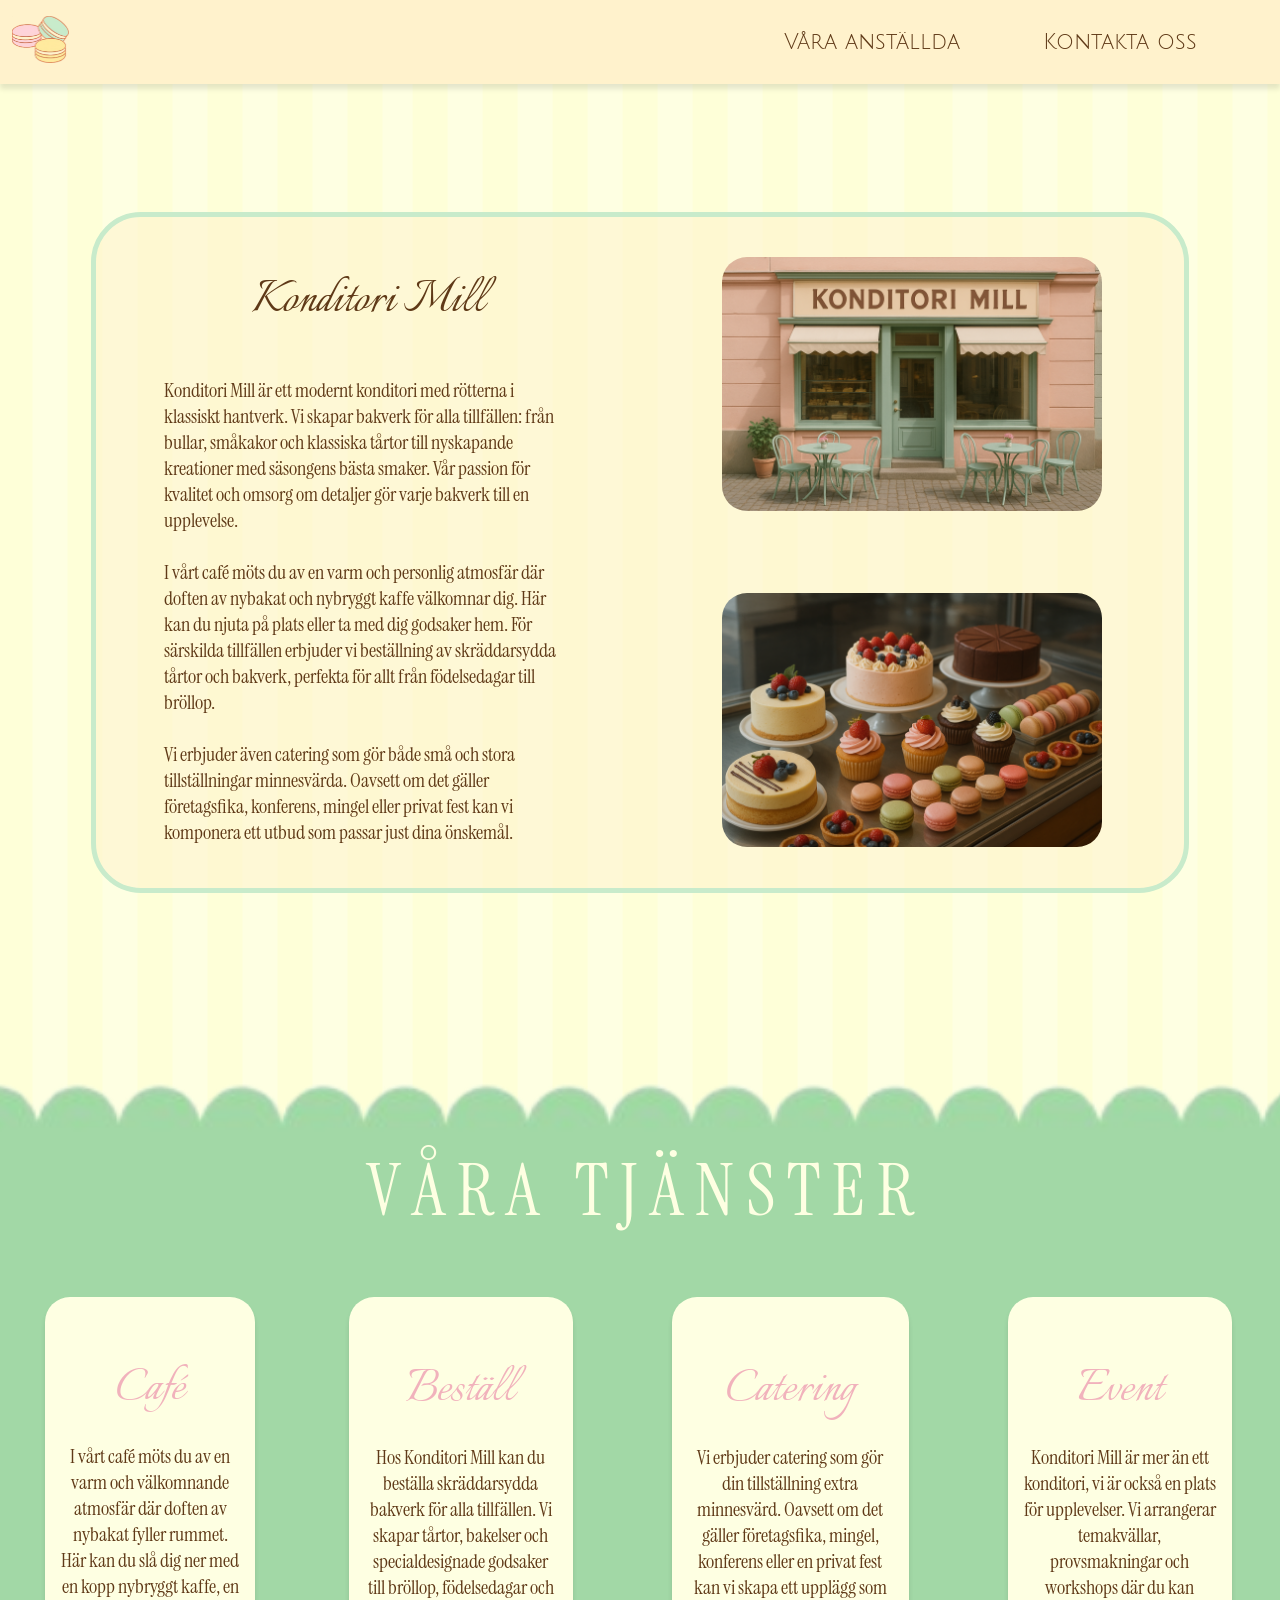
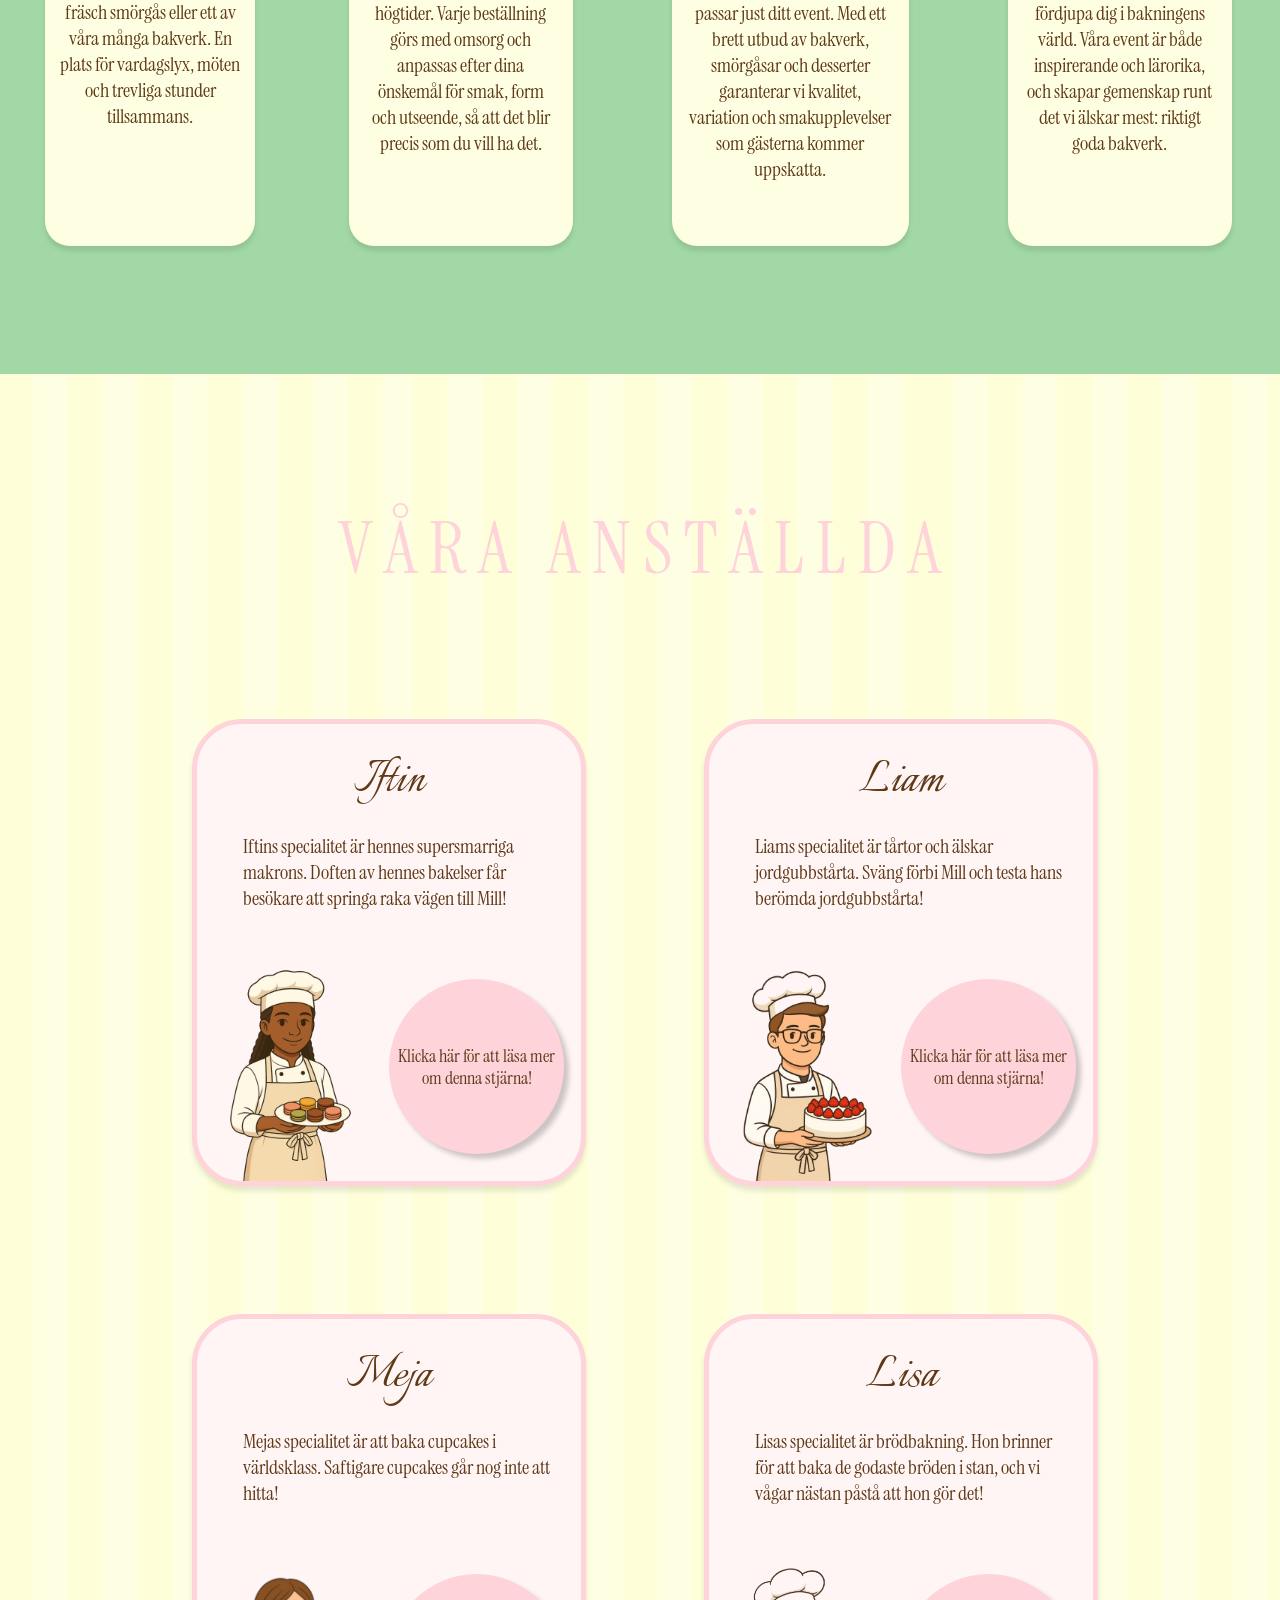
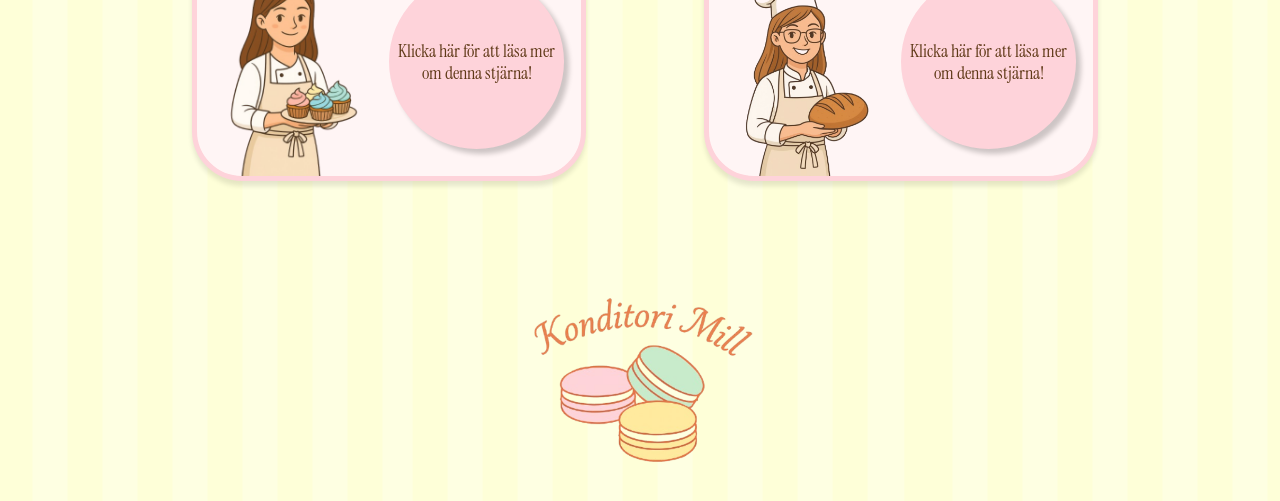
<file: index.html>
<!DOCTYPE html>
<html lang="sv">
<head>
    <meta charset="UTF-8">
    <meta name="viewport" content="width=device-width, initial-scale=1.0">
    <title>Konditori Mill</title>
    <link rel="stylesheet" href="style.css">
    <script src="script.js" defer></script>
    <link href="https://fonts.googleapis.com/css2?family=DM+Sans:ital,opsz,wght@0,9..40,100..1000;1,9..40,100..1000&family=Julius+Sans+One&family=Lora:ital,wght@0,400..700;1,400..700&family=Quicksand:wght@300..700&family=Raleway:ital,wght@0,100..900;1,100..900&family=Roboto:ital,wght@0,100..900;1,100..900&family=Story+Script&display=swap" rel="stylesheet"> <!--Meny-font-->
    <link href="https://fonts.googleapis.com/css2?family=DM+Sans:ital,opsz,wght@0,9..40,100..1000;1,9..40,100..1000&family=Italianno&family=Julius+Sans+One&family=Lora:ital,wght@0,400..700;1,400..700&family=Quicksand:wght@300..700&family=Raleway:ital,wght@0,100..900;1,100..900&family=Roboto:ital,wght@0,100..900;1,100..900&family=Story+Script&display=swap" rel="stylesheet"> <!--Rubriker-->
    <link href="https://fonts.googleapis.com/css2?family=DM+Sans:ital,opsz,wght@0,9..40,100..1000;1,9..40,100..1000&family=Instrument+Serif:ital@0;1&family=Italianno&family=Julius+Sans+One&family=Lora:ital,wght@0,400..700;1,400..700&family=Quicksand:wght@300..700&family=Raleway:ital,wght@0,100..900;1,100..900&family=Roboto:ital,wght@0,100..900;1,100..900&family=Story+Script&display=swap" rel="stylesheet"> <!--Brödtext-->
</head>
<body>
    <header>
        <div id="menu-small-screen">
            <input type="checkbox" id="menu-toggle">
            <label for="menu-toggle" id="menuIcon">&#9776;</label>
            <ul id="menu">
                <li><a href="index.html">Startsida</a></li>
                <li><a href="#employees">Våra anställda</a></li>
                <li><a href="contact.html">Kontakta oss</a></li>
            </ul>
        </div>
        <div id="menu-large-screen">
            <div class="item1">
                <a href="index.html"><img src="pictures/logo.png" alt="Logotyp"></a> 
            </div>
            <div class="item2">
                <a href="#employees">Våra anställda</a>
            </div>
            <div class="item3">
                <a href="contact.html">Kontakta oss</a>
            </div>
        </div>
    </header>
    <section id="konditori-mill">
        <div class="konditori-mill-container">
            <div class="mill-item1 mill-items">
                <h2>Konditori Mill</h2>
            </div>
            <div class="mill-item3 mill-items">
                <p>Konditori Mill är ett modernt konditori med rötterna i klassiskt hantverk. Vi skapar bakverk för alla tillfällen: från bullar, småkakor och klassiska tårtor till nyskapande kreationer med säsongens bästa smaker. Vår passion för kvalitet och omsorg om detaljer gör varje bakverk till en upplevelse.<br><br>
                I vårt café möts du av en varm och personlig atmosfär där doften av nybakat och nybryggt kaffe välkomnar dig. Här kan du njuta på plats eller ta med dig godsaker hem. För särskilda tillfällen erbjuder vi beställning av skräddarsydda tårtor och bakverk, perfekta för allt från födelsedagar till bröllop.<br><br>
                Vi erbjuder även catering som gör både små och stora tillställningar minnesvärda. Oavsett om det gäller företagsfika, konferens, mingel eller privat fest kan vi komponera ett utbud som passar just dina önskemål.
            </div>
            <div class="mill-item2 mill-items">
                <img src="pictures/uteservering.png" alt="Uteservering">
            </div>
            <div class="mill-item4 mill-items">
                <img src="pictures/konditoridisk.png" alt="Konditoridisk">
            </div>
        </div>
    </section>
    <section id="ourServices">
        <h1>V Å R A &nbsp; T J Ä N S T E R</h1>
        <div class="services-container">
            <div class="service-item1 service-items">
                <h2>Café</h2>
                <p>I vårt café möts du av en varm och välkomnande atmosfär där doften av nybakat fyller rummet. Här kan du slå dig ner med en kopp nybryggt kaffe, en fräsch smörgås eller ett av våra många bakverk. En plats för vardagslyx, möten och trevliga stunder tillsammans.</p>
            </div>
            <div class="service-item2 service-items">
                <h2>Beställ</h2>
                <p>Hos Konditori Mill kan du beställa skräddarsydda bakverk för alla tillfällen. Vi skapar tårtor, bakelser och specialdesignade godsaker till bröllop, födelsedagar och högtider. Varje beställning görs med omsorg och anpassas efter dina önskemål för smak, form och utseende, så att det blir precis som du vill ha det.</p>
            </div>
            <div class="service-item3 service-items">
                <h2>Catering</h2>
                <p>Vi erbjuder catering som gör din tillställning extra minnesvärd. Oavsett om det gäller företagsfika, mingel, konferens eller en privat fest kan vi skapa ett upplägg som passar just ditt event. Med ett brett utbud av bakverk, smörgåsar och desserter garanterar vi kvalitet, variation och smakupplevelser som gästerna kommer uppskatta.</p>
            </div>
            <div class="service-item4 service-items">
                <h2>Event</h2>
                <p>Konditori Mill är mer än ett konditori, vi är också en plats för upplevelser. Vi arrangerar temakvällar, provsmakningar och workshops där du kan fördjupa dig i bakningens värld. Våra event är både inspirerande och lärorika, och skapar gemenskap runt det vi älskar mest: riktigt goda bakverk.</p>
            </div>
        </div>
    </section>
    <section id="employees">
        <h1>V Å R A &nbsp; A N S T Ä L L D A</h1>
        <div class="employees-container">
            <div class="employee-item1 employee-items">
                <div class="employee-name-item1">
                    <h2>Iftin</h2>
                </div>
                <div class="employee-name-item2">
                    <p>Iftins specialitet är hennes supersmarriga makrons. Doften av hennes bakelser får besökare att springa raka vägen till Mill! </p>
                </div>
                <div class="employee-name-item3">
                    <img src="pictures/iftin.png" alt="Iftin">
                </div>
                <div class="employee-name-item4">
                    <button id="iftinPage">                        
                        Klicka här för att läsa mer om denna stjärna!
                    </button>
                </div>   
            </div>
            <div class="employee-item2 employee-items">
                <div class="employee-name-item1">
                    <h2>Liam</h2>
                </div>
                <div class="employee-name-item2">
                    <p>Liams specialitet är tårtor och älskar jordgubbstårta. Sväng förbi Mill och testa hans berömda jordgubbstårta!</p>
                </div>
                <div class="employee-name-item3">
                    <img src="pictures/liam.png" alt="Liam">
                </div>
                <div class="employee-name-item4">
                     <button id="liamPage">                        
                        Klicka här för att läsa mer om denna stjärna!
                    </button>
                </div>   
            </div>
            <div class="employee-item3 employee-items">
                <div class="employee-name-item1">
                    <h2>Meja</h2>
                </div>
                <div class="employee-name-item2">
                    <p>Mejas specialitet är att baka cupcakes i världsklass. Saftigare cupcakes går nog inte att hitta!</p>
                </div>
                <div class="employee-name-item3">
                    <img src="pictures/meja.png" alt="Meja">
                </div>
                <div class="employee-name-item4">
                    <button id="mejaPage">                        
                        Klicka här för att läsa mer om denna stjärna!
                    </button>
                </div>   
            </div>
            <div class="employee-item4 employee-items">
                <div class="employee-name-item1">
                    <h2>Lisa</h2>
                </div>
                <div class="employee-name-item2">
                    <p>Lisas specialitet är brödbakning. Hon brinner för att baka de godaste bröden i stan, och vi vågar nästan påstå att hon gör det!</p>
                </div>
                <div class="employee-name-item3">
                    <img src="pictures/lisa.png" alt="Lisa">
                </div>
                <div class="employee-name-item4">
                     <button id="lisaPage">                        
                        Klicka här för att läsa mer om denna stjärna!
                    </button>
                </div>   
            </div>
        </div>
    </section>
    <footer>
        <img src="pictures/logo_text.png" alt="Logotyp med text">
    </footer>
</body>
</html>
</file>
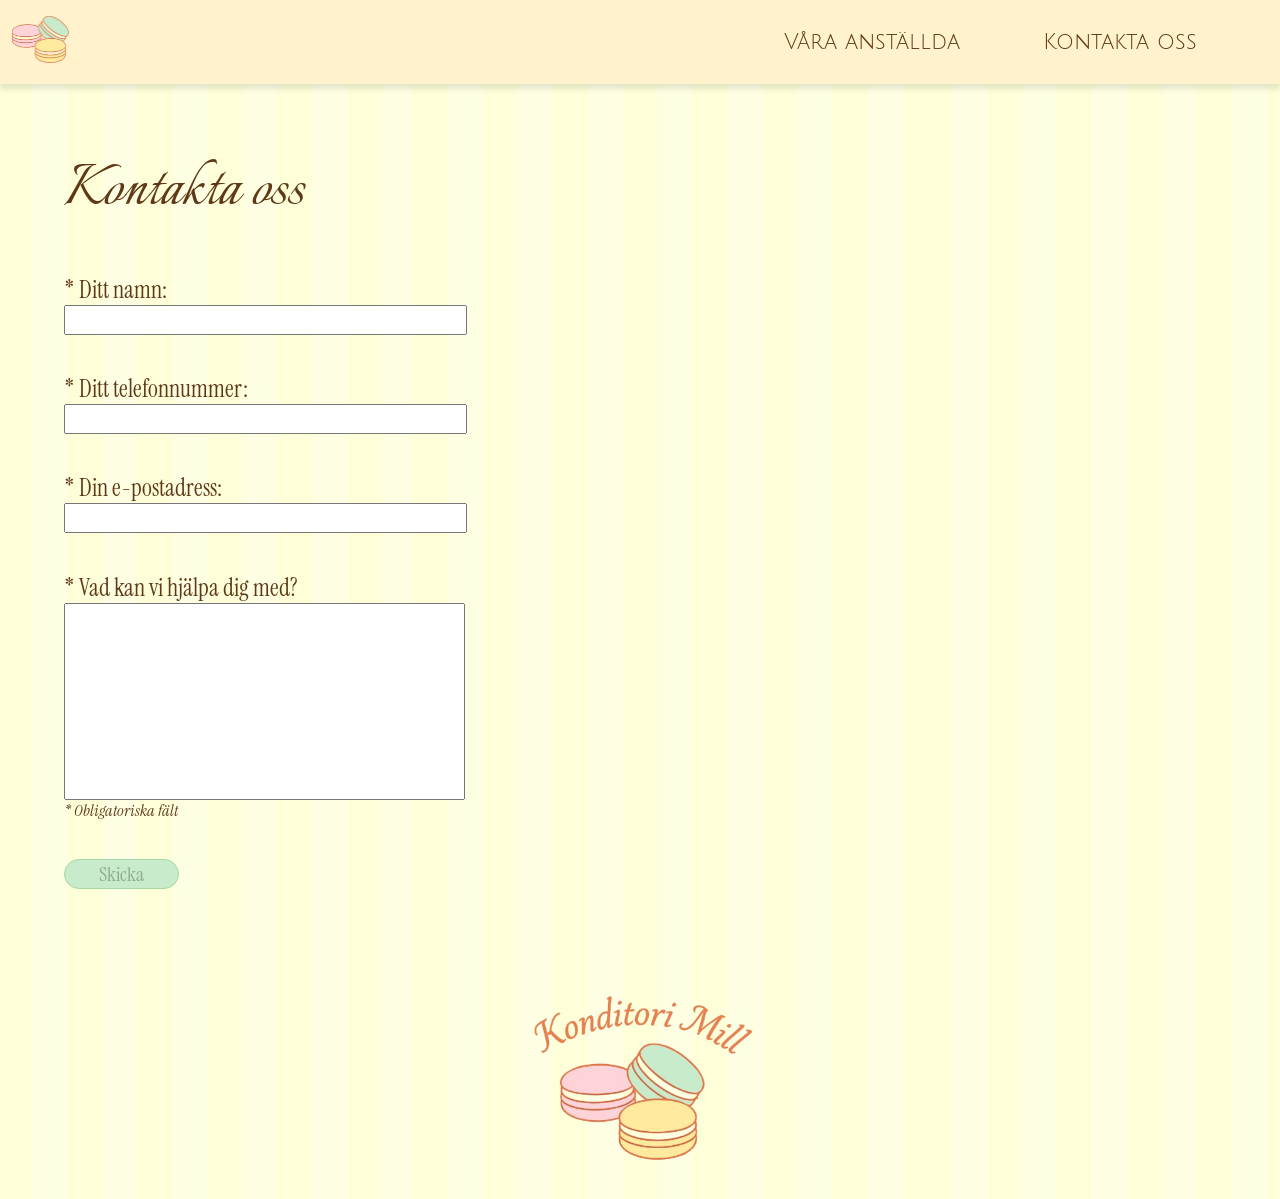
<file: contact.html>
<!DOCTYPE html>
<html lang="sv">
<head>
    <meta charset="UTF-8">
    <meta name="viewport" content="width=device-width, initial-scale=1.0">
    <title>Konditori Mill</title>
    <link rel="stylesheet" href="style.css">
    <script src="contact-script.js" defer></script>
    <link href="https://fonts.googleapis.com/css2?family=DM+Sans:ital,opsz,wght@0,9..40,100..1000;1,9..40,100..1000&family=Julius+Sans+One&family=Lora:ital,wght@0,400..700;1,400..700&family=Quicksand:wght@300..700&family=Raleway:ital,wght@0,100..900;1,100..900&family=Roboto:ital,wght@0,100..900;1,100..900&family=Story+Script&display=swap" rel="stylesheet"> <!--Meny-font-->
    <link href="https://fonts.googleapis.com/css2?family=DM+Sans:ital,opsz,wght@0,9..40,100..1000;1,9..40,100..1000&family=Italianno&family=Julius+Sans+One&family=Lora:ital,wght@0,400..700;1,400..700&family=Quicksand:wght@300..700&family=Raleway:ital,wght@0,100..900;1,100..900&family=Roboto:ital,wght@0,100..900;1,100..900&family=Story+Script&display=swap" rel="stylesheet"> <!--Rubriker-->
    <link href="https://fonts.googleapis.com/css2?family=DM+Sans:ital,opsz,wght@0,9..40,100..1000;1,9..40,100..1000&family=Instrument+Serif:ital@0;1&family=Italianno&family=Julius+Sans+One&family=Lora:ital,wght@0,400..700;1,400..700&family=Quicksand:wght@300..700&family=Raleway:ital,wght@0,100..900;1,100..900&family=Roboto:ital,wght@0,100..900;1,100..900&family=Story+Script&display=swap" rel="stylesheet"> <!--Brödtext-->
</head>
<body>
    <header>
        <div id="menu-small-screen">
            <input type="checkbox" id="menu-toggle">
            <label for="menu-toggle" id="menuIcon">&#9776;</label>
            <ul id="menu">
                <li><a href="index.html">Startsida</a></li>
                <li><a href="index.html#employees">Våra anställda</a></li>
                <li><a href="contact.html">Kontakta oss</a></li>
            </ul>
        </div>
        <div id="menu-large-screen">
            <div class="item1">
                <a href="index.html"><img src="pictures/logo.png" alt="Logotyp"></a> 
            </div>
            <div class="item2">
                <a href="index.html#employees">Våra anställda</a>
            </div>
            <div class="item3">
                <a href="contact.html">Kontakta oss</a>
            </div>
        </div>
    </header>
    <section id="contact">
        <h1>Kontakta oss</h1>
        <form action="contact.html" method="post">
            <label for="name">* Ditt namn:</label>
            <input type="text" id="name" name="name">
            <p class="visibility-hidden" id="nameError">Namnet är ogiltigt</p>

            <label for="tel">* Ditt telefonnummer:</label>
            <input type="tel" id="tel" name="tel">
            <p class="visibility-hidden" id="telError">Telefonnumret är ogiltigt</p>

            <label for="email">* Din e-postadress:</label>
            <input type="email" id="email" name="email">
            <p class="visibility-hidden" id="emailError">E-postadress är ogiltig</p>

            <label for="message">* Vad kan vi hjälpa dig med?</label>
            <textarea name="message" id="message"></textarea>
            <p class="visibility-hidden" id="messageError">Ditt meddelande får inte överskrida 500 ord</p>

            <p>* Obligatoriska fält</p>
            <button type="reset" id="sendButton">Skicka</button>
            <p id="thankyou-message" class="visibility-hidden">Tack för ditt meddelande!</p>
        </form>
    </section>
    <footer>
        <img src="pictures/logo_text.png" alt="Logotyp med text">
    </footer>
</body>
</html>
</file>
<file: style.css>
body{
    font-family: 'Instrument Serif', sans-serif;
    margin: 0;
    padding: 0;
    background-image: url("pictures/background-image.png");
    color: #5F3917;
}

/*Länkar*/
a{
    color: #5F3917;
    text-decoration: none;
    font-family: 'Instrument Serif', sans-serif;
}

a:hover{
    text-decoration: underline;
}

/*Rubriker*/
h1, h2{
    font-weight: 200;
}

h1{
    font-family: 'Instrument Serif', sans-serif;
    text-align: center;
    font-size: 4.5rem;
}

h2{
    font-family: 'Italianno', sans-serif;
    font-size: 3.5rem;
}

/*Meny*/
header{
    background-color: #FFF2CC;
    box-shadow: 0 5px 5px rgba(0,0,0,0.1);
}

header a{
    font-size: 1.4rem;
    font-family: 'Julius Sans One', sans-serif;
}

a img{
    width: 25%;
    margin: 7% 5%;
}

.item1{
    grid-column: 1;
    display: flex;
    align-items: center;   
}

.item2{
    grid-column: 2;
    display: flex;
    align-items: center; 
    justify-content: end; 
}

.item3{
    grid-column: 3;
    display: flex;
    align-items: center;  
    justify-content: center;
}

#menu-small-screen{
    display: none;
}

#menu-large-screen{
    display: grid;
    grid-template-columns: 50% 25% 25%;
}

/*Konditori Mill - Sektion*/
#konditori-mill{
    display: flex;
    align-items: center;
    justify-content: center;
}

.konditori-mill-container{
    display: grid;
    background-color: rgba(255, 242, 204, 0.5);
    border-radius: 50px;
    border: 5px solid;
    border-color: #C8EBCB;
    width: 85%;
    grid-template-columns: 50% 50%;
    grid-template-rows: 12.5% 12.5% 12.5% 12.5% 12.5% 12.5% 12.5% 12.5%;
    margin-top: 10%;
}

.mill-items{
    display: flex;
    justify-content: center;
    align-items: center;
}

.mill-item1{ /*Rubrik*/
    grid-row: 1 / span 2;
    grid-column: 1;
}

.mill-item2{ /*Bild*/
    grid-row: 1 / span 4;
    grid-column: 2;
}


.mill-item3{ /*Paragraf*/
    grid-row: 3 / span 6;
    grid-column: 1;
}

.mill-item3 p{
    width: 75%;                
    text-align: start;      
}

.mill-item4{ /*Bild*/
    grid-row: 5 / span 4;
    grid-column: 2;
}

.mill-item2 img, .mill-item4 img{
    width: 70%;
    border-radius: 25px;
    margin: 3%;
}

p{
    font-size: 1.25rem;
    position: relative;
    top: -5%;
}

/*Våra tjänster - Sektion*/
#ourServices{
    background-image: url("pictures/services.png");
    background-size: auto 100%;
    background-repeat: no-repeat;
    background-position: top center;
}

#ourServices h1{
    color: #FEFFE2;
    padding-top: 15%; 
}

.services-container{
    display: grid;
    padding-bottom: 10%;
}

.service-items{
    background-color: #FEFFE2;
    display: block;
    width: 70%;
    text-align: center;
    margin: 0 15%;
    border-radius: 25px;
    box-shadow: 0 5px 5px rgba(0,0,0,0.1);
}

.service-items h2{
    padding-top: 5%;
    color: #f1b2bc;
}

.service-items p{
    padding: 0 7% 7% 7%;
}

.service-item1{
    grid-column: 1;
}

.service-item2{
    grid-column: 2;
}

.service-item3{
    grid-column: 3;
}

.service-item4{
    grid-column: 4;
}

/*Våra anställda - Sektion*/
.employees-container{
    display: grid;
    grid-template-columns: 50% 50%;
    grid-template-rows: 50% 50%;
}

#employees h1{
    color: #FED3DA;
    margin-top: 10%;
}

.employee-items{
    background-color: #FFF5F5;
    width: 60%;
    border: 5px solid;
    border-color: #FED3DA;
    border-radius: 50px;
    box-shadow: 0 5px 5px rgba(0,0,0,0.1);
    text-align: center;
    display: grid;
    grid-template-rows: 25% 25% 50%;
    grid-template-columns: 50% 50%;
}

.employee-items p{
    width: 80%;
    text-align: left;
    margin: 0 12%;
}


.employee-item1{
    grid-column: 1;
    grid-row: 1;
    margin: 10% 10% 10% 30%;
}

.employee-item2{
    grid-column: 2;
    grid-row: 1;
    margin: 10% 30% 10% 10%;
}


.employee-item3{
    grid-column: 1;
    grid-row: 2;
    margin: 10% 10% 10% 30%;
}

.employee-item4{
    grid-column: 2;
    grid-row: 2;
    margin: 10% 30% 10% 10%;
}

.employee-name-item1{ /*Rubrik*/
    grid-column: 1 / span 2;
    grid-row: 1;
    display: flex;
    justify-content: center;
    align-items: center;
}

.employee-name-item2{ /*Text*/
    grid-column: 1 / span 2;
    grid-row: 2;
}

.employee-name-item3{ /*Bilden*/
    grid-column: 1;
    grid-row: 3;
    display: flex;
    align-items: end;
    justify-content: center;
}

.employee-name-item3 img{
    width: 75%;
}

.employee-name-item4{ /*Knapp*/
    grid-column: 2;
    grid-row: 3;
    display: flex;
    justify-content: start;
    align-items: center;
}

.employee-name-item4 button{ /*Knapp*/
    width: 175px;
    height: 175px;
    border-radius: 50%;
    cursor: pointer;
    border: none;
    background-color: #FED3DA;
    box-shadow: 5px 5px 5px rgba(0,0,0,0.2);
    display: flex;
    justify-content: center;
    align-items: center;
    font-size: 1.1rem;
    font-family: 'Instrument serif', sans-serif;
    color: #5F3917;
}

.employee-name-item4 button:hover{
    text-decoration: none;
}

footer{
    display: flex;
    justify-content: center;
}

footer img{
    width: 20%;
}

/* Kontakta oss */
#contact{
    padding-left: 5%;
    width: 60%;
}

form label, form input, form textarea, form button {
    display: block;
    font-family: 'Instrument serif', sans-serif;
}

form label{
    font-size: 1.5rem;
    margin-top: 5%;
}

form input, form textarea{   
    width: 50%;
    font-size: 1.25rem;
    padding: 0 1%;
}

form textarea{
    height: 20vh;
    resize: none;
    padding: 1%;
    margin-bottom: 0;
}

form p{
    font-size: 1rem;
    margin: 0 0 5% 0;
    font-style: italic;
}

form #thankyou-message{
    font-family: 'Instrument Serif', sans-serif;
    font-size: 2rem;
    color: #A1DAA6;
}

#nameError, #telError, #emailError, #messageError{
    color: red;
}

.visibility-hidden{
   display: none;
}

#contact h1{
    font-family: 'Italianno', sans-serif;
    text-align: left;
    margin: 8% 0 3% 0;
}

form button{
    width: 15%;
    font-size: 1.25rem;
    background-color: #C8EBCB;
    border: 1px solid;
    border-color: #A1DAA6;
    border-radius: 20px;
    margin-bottom: 7%;
}

@media (max-width: 768px){
    /*Rubriker*/
    h1{
        font-size: 2.75rem;
    }

    h2{
        font-size: 2.5rem;
    }

    /*Meny mobilanpassning*/
    #menu-large-screen{
        display: none;
    }

    #menu-small-screen{
        display: block;
        text-align: right;
        width: 100%;
    }

    #menu{
        display: none;
        list-style-type: none;
    }

    #menu-toggle:checked ~ #menu{
        display: block;
    }

    #menu-toggle{
        display: none;
    }

    #menu li{
        padding-top: 2%;
    }

    header{
        padding: 5% 3% 3% 5%;
    }

    header a{
        font-size: 0.8rem;
    }

    /*Konditori Mill - Sektion mobilanpassning*/
    .konditori-mill-container{
        display: block;
    }

    .mill-item1 h2{ 
        margin-bottom: 0;
    }

    .mill-item3 p{
        width: 85%;                
    }

    .mill-item2 img, .mill-item4 img{
        margin-bottom: 10%;
    }

    /*Våra tjänster - Sektion mobilanpassning*/
    #ourServices{
        background-size: contain;
    }

    .services-container{
        display: block;
        background-color: #A1DAA6;
        padding-bottom: 10%;
    }

    /*Våra anställda - Sektion mobilanpassning*/    

    .employees-container{
        display: block;
        margin-top: 10%;
    }

    .employee-items{
        margin: 10% auto;
    }

    .employee-name-item4 button{ /*Knapp*/
        width: 100px;
        height: 100px;
        font-size: 0.8rem;
    }

    /*Footer*/
    footer{
        margin-bottom: 0;
    }

    footer img{
        width: 30%;
    }

    /* Kontakta oss mobilanpassning */

    form label{
        font-size: 1.1rem;
    }

    form input, form textarea{   
        width: 70%;
        font-size: 0.9rem;
    }

    form p{
        font-size: 0.72rem;
    }

    form button{
        width: 30%;
        font-size: 0.9rem;
    }

    form #thankyou-message{
        font-size: 1rem;
    }
}
</file>
